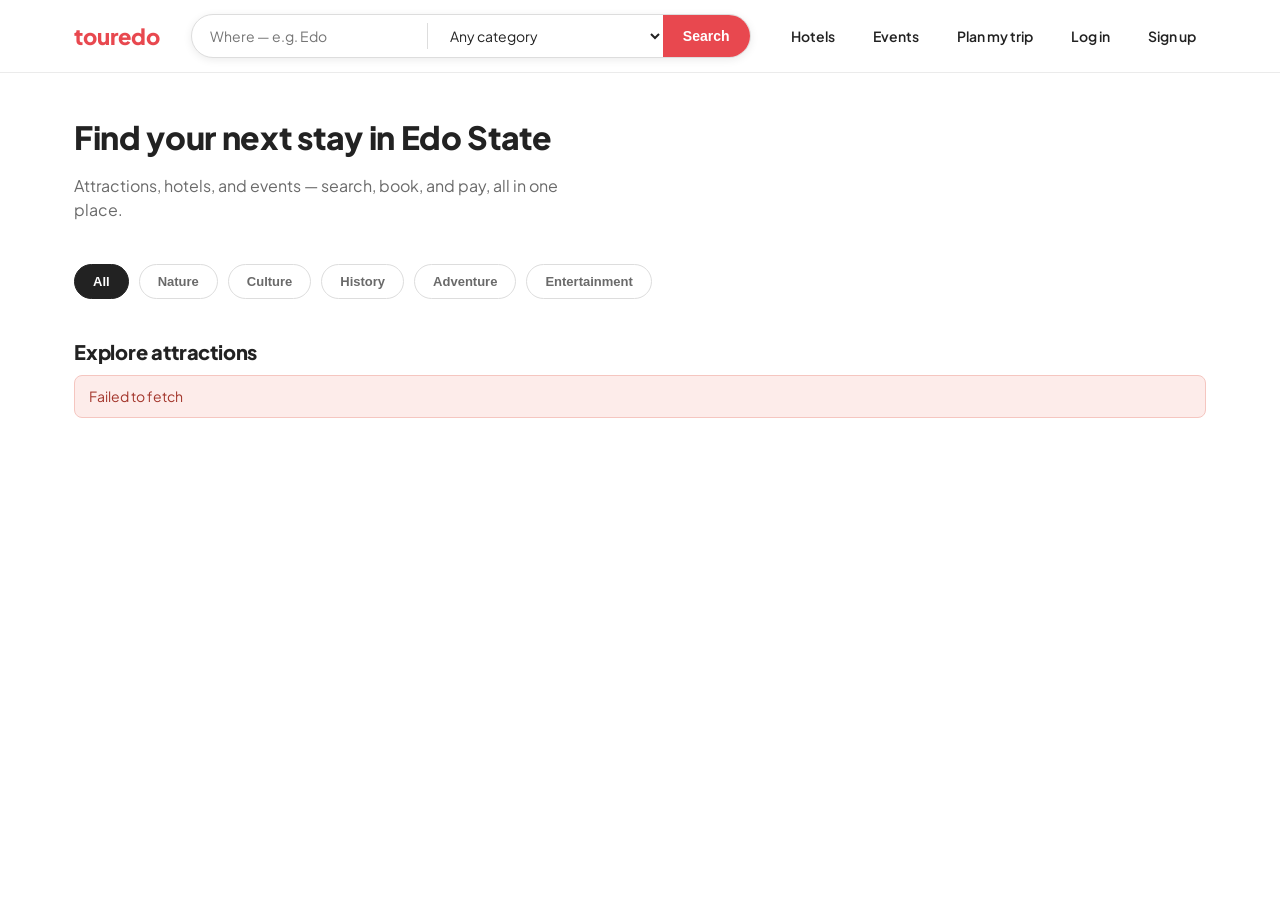
<file: index.html>
<!DOCTYPE html>
<html lang="en">
<head>
  <meta charset="UTF-8" />
  <meta name="viewport" content="width=device-width, initial-scale=1.0" />
  <title>touredo — Discover Edo State</title>
  <link rel="preconnect" href="https://fonts.googleapis.com" />
  <link rel="preconnect" href="https://fonts.gstatic.com" crossorigin />
  <link rel="stylesheet" href="css/style.css" />
</head>
<body>
  <header class="navbar" id="navbar"></header>

  <div class="hero">
    <div class="container">
      <h1>Find your next stay in Edo State</h1>
      <p>Attractions, hotels, and events — search, book, and pay, all in one place.</p>
    </div>
  </div>

  <div class="container">
    <div class="category-pills" id="category-pills">
      <button class="pill active" data-category="">All</button>
      <button class="pill" data-category="nature">Nature</button>
      <button class="pill" data-category="culture">Culture</button>
      <button class="pill" data-category="history">History</button>
      <button class="pill" data-category="adventure">Adventure</button>
      <button class="pill" data-category="entertainment">Entertainment</button>
    </div>
  </div>

  <div class="page">
    <div class="container">
      <h2 style="font-size:20px;">Explore attractions</h2>
      <div id="results"><div class="loading">Loading...</div></div>
    </div>
  </div>

  <script src="js/api.js"></script>
  <script src="js/auth.js"></script>
  <script src="js/home.js"></script>
</body>
</html>
</file>
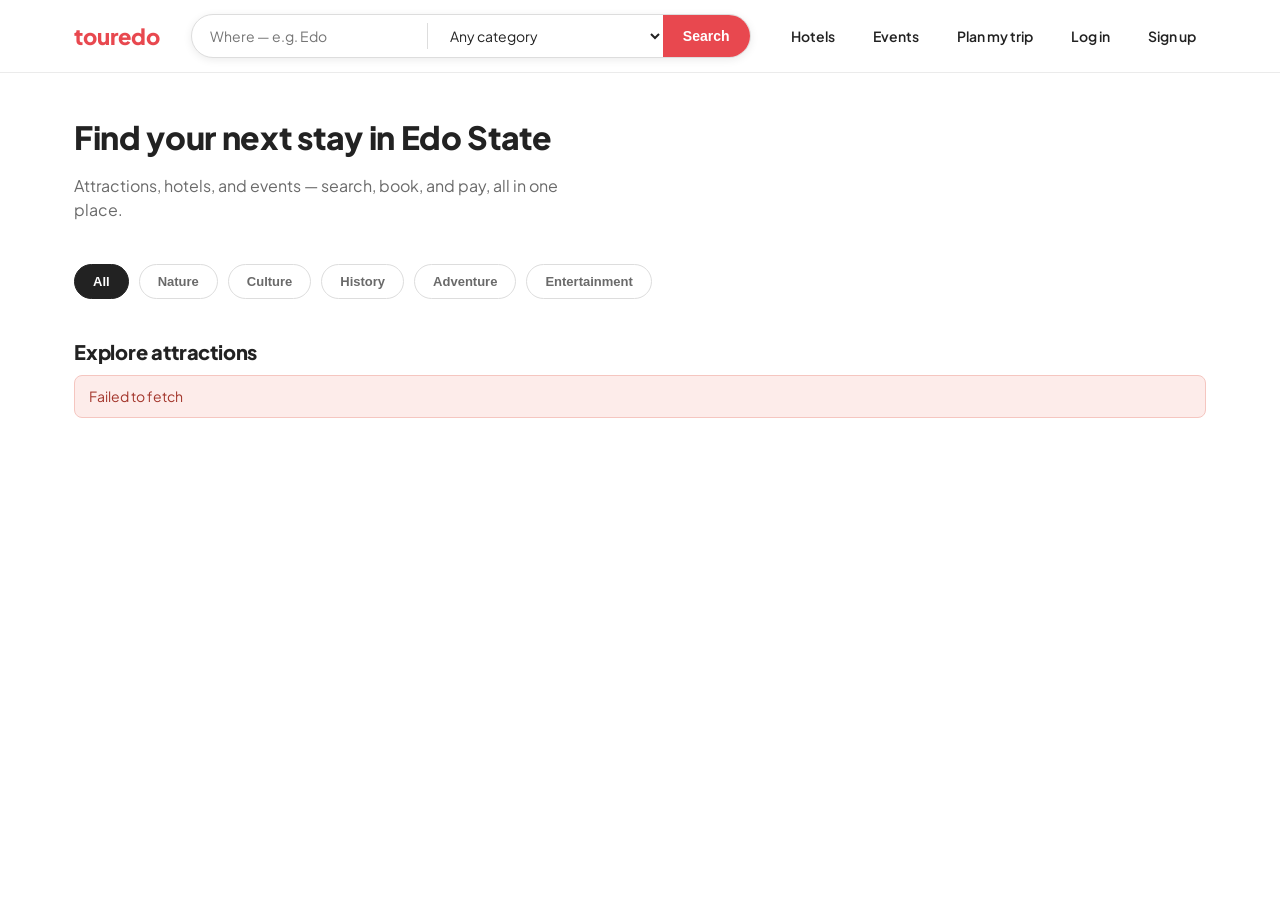
<file: pages/admin.html>
<!DOCTYPE html>
<html lang="en">
<head>
  <meta charset="UTF-8" />
  <meta name="viewport" content="width=device-width, initial-scale=1.0" />
  <title>Admin — touredo</title>
  <link rel="preconnect" href="https://fonts.googleapis.com" />
  <link rel="preconnect" href="https://fonts.gstatic.com" crossorigin />
  <link rel="stylesheet" href="../css/style.css" />
</head>
<body>
  <header class="navbar" id="navbar"></header>
  <div class="page">
    <div class="container">
      <h1 style="font-size:22px;">Admin dashboard</h1>
      <div class="tabs">
        <button class="tab-btn active" data-tab="attractions">Attractions</button>
        <button class="tab-btn" data-tab="hotels">Hotels</button>
        <button class="tab-btn" data-tab="events">Events</button>
        <button class="tab-btn" data-tab="users">Users</button>
      </div>
      <div id="tab-attractions"></div>
      <div id="tab-hotels" style="display:none;"></div>
      <div id="tab-events" style="display:none;"></div>
      <div id="tab-users" style="display:none;"></div>
    </div>
  </div>
  <div id="modal-root"></div>
  <script src="../js/api.js"></script>
  <script src="../js/auth.js"></script>
  <script src="../js/admin.js"></script>
</body>
</html>
</file>
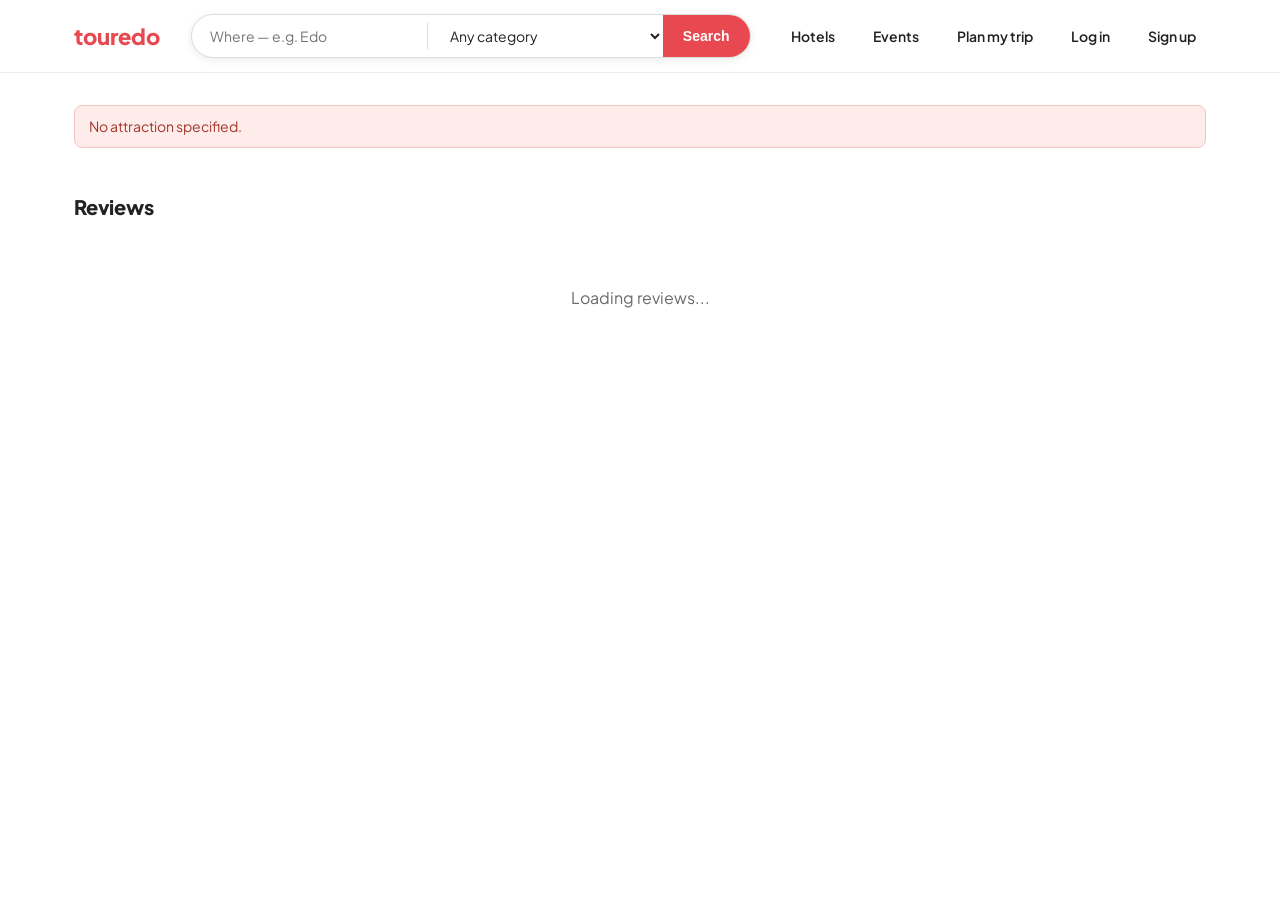
<file: pages/attraction-detail.html>
<!DOCTYPE html>
<html lang="en">
<head>
  <meta charset="UTF-8" />
  <meta name="viewport" content="width=device-width, initial-scale=1.0" />
  <title>Attraction — touredo</title>
  <link rel="preconnect" href="https://fonts.googleapis.com" />
  <link rel="preconnect" href="https://fonts.gstatic.com" crossorigin />
  <link rel="stylesheet" href="../css/style.css" />
</head>
<body>
  <header class="navbar" id="navbar"></header>
  <div class="page">
    <div class="container">
      <div id="content"><div class="loading">Loading...</div></div>

      <div class="section-title">
        <h2 style="font-size:20px;">Reviews</h2>
        <div id="review-form-wrap"></div>
        <div id="reviews-list"><div class="loading">Loading reviews...</div></div>
      </div>
    </div>
  </div>
  <script src="../js/api.js"></script>
  <script src="../js/auth.js"></script>
  <script src="../js/attraction-detail.js"></script>
</body>
</html>
</file>
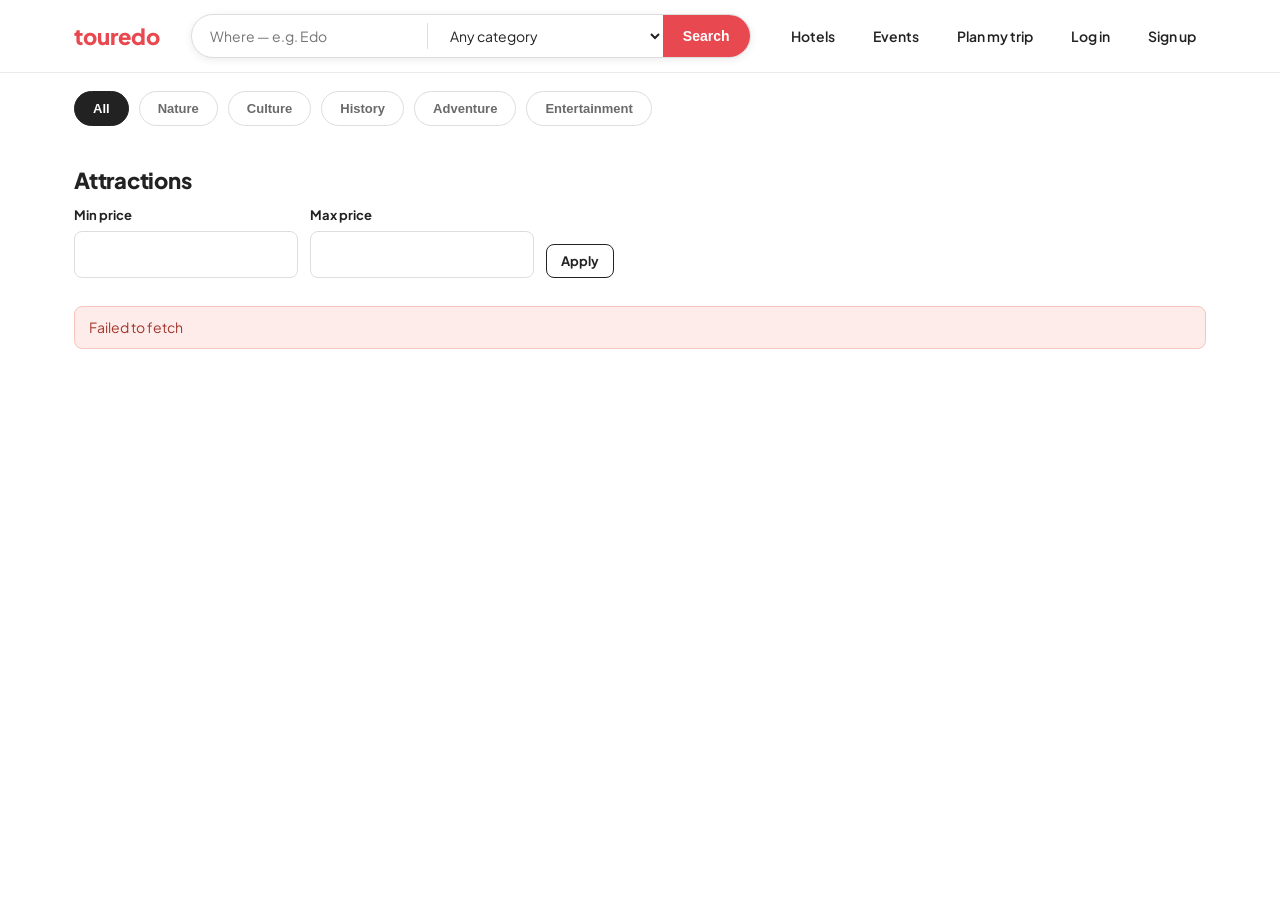
<file: pages/attractions.html>
<!DOCTYPE html>
<html lang="en">
<head>
  <meta charset="UTF-8" />
  <meta name="viewport" content="width=device-width, initial-scale=1.0" />
  <title>Attractions — touredo</title>
  <link rel="preconnect" href="https://fonts.googleapis.com" />
  <link rel="preconnect" href="https://fonts.gstatic.com" crossorigin />
  <link rel="stylesheet" href="../css/style.css" />
</head>
<body>
  <header class="navbar" id="navbar"></header>
  <div class="container">
    <div class="category-pills" id="category-pills">
      <button class="pill active" data-category="">All</button>
      <button class="pill" data-category="nature">Nature</button>
      <button class="pill" data-category="culture">Culture</button>
      <button class="pill" data-category="history">History</button>
      <button class="pill" data-category="adventure">Adventure</button>
      <button class="pill" data-category="entertainment">Entertainment</button>
    </div>
  </div>
  <div class="page">
    <div class="container">
      <h1 style="font-size:22px;">Attractions</h1>
      <div class="filters">
        <div class="field">
          <label for="f-min">Min price</label>
          <input id="f-min" type="number" min="0" />
        </div>
        <div class="field">
          <label for="f-max">Max price</label>
          <input id="f-max" type="number" min="0" />
        </div>
        <button class="btn btn-secondary btn-sm" id="filter-btn">Apply</button>
      </div>
      <div id="results"><div class="loading">Loading...</div></div>
    </div>
  </div>
  <script src="../js/api.js"></script>
  <script src="../js/auth.js"></script>
  <script src="../js/attractions.js"></script>
</body>
</html>
</file>
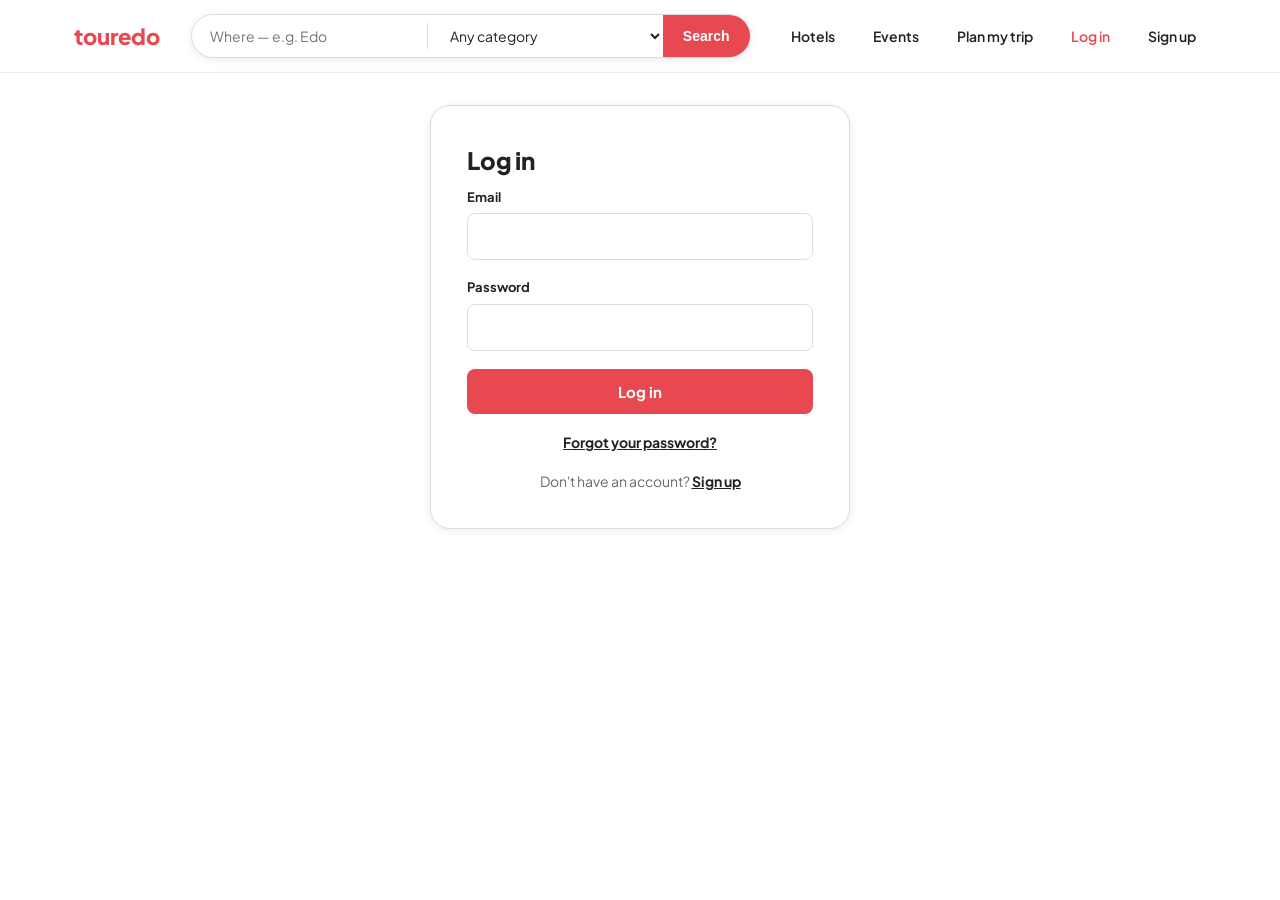
<file: pages/dashboard.html>
<!DOCTYPE html>
<html lang="en">
<head>
  <meta charset="UTF-8" />
  <meta name="viewport" content="width=device-width, initial-scale=1.0" />
  <title>My dashboard — touredo</title>
  <link rel="preconnect" href="https://fonts.googleapis.com" />
  <link rel="preconnect" href="https://fonts.gstatic.com" crossorigin />
  <link rel="stylesheet" href="../css/style.css" />
</head>
<body>
  <header class="navbar" id="navbar"></header>
  <div class="page">
    <div class="container">
      <h1 style="font-size:22px;">My dashboard</h1>
      <div class="tabs">
        <button class="tab-btn active" data-tab="bookings">Bookings</button>
        <button class="tab-btn" data-tab="reviews">Reviews</button>
      </div>
      <div id="tab-bookings"><div class="loading">Loading...</div></div>
      <div id="tab-reviews" style="display:none;"><div class="loading">Loading...</div></div>
    </div>
  </div>
  <script src="../js/api.js"></script>
  <script src="../js/auth.js"></script>
  <script src="../js/dashboard.js"></script>
</body>
</html>
</file>
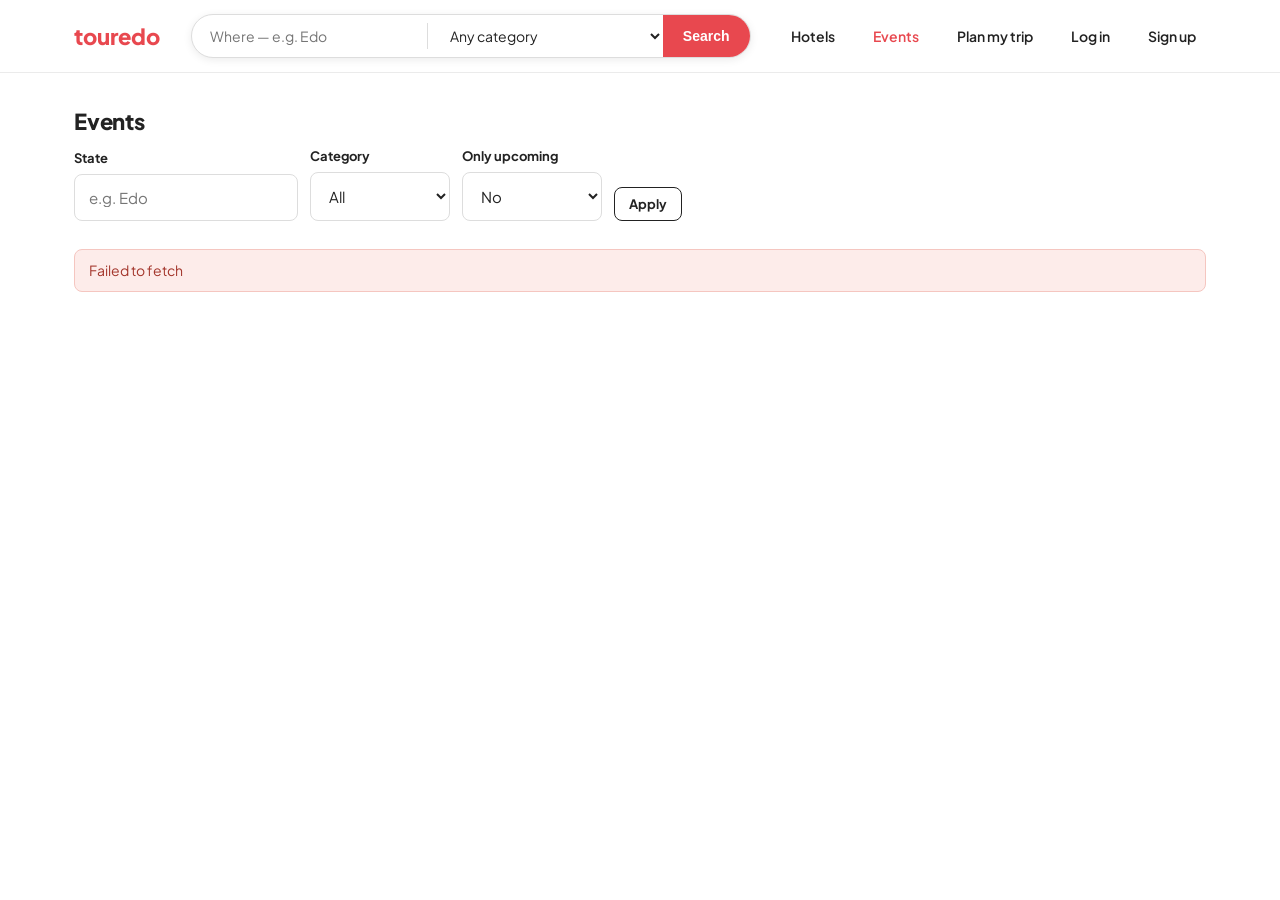
<file: pages/events.html>
<!DOCTYPE html>
<html lang="en">
<head>
  <meta charset="UTF-8" />
  <meta name="viewport" content="width=device-width, initial-scale=1.0" />
  <title>Events — touredo</title>
  <link rel="preconnect" href="https://fonts.googleapis.com" />
  <link rel="preconnect" href="https://fonts.gstatic.com" crossorigin />
  <link rel="stylesheet" href="../css/style.css" />
</head>
<body>
  <header class="navbar" id="navbar"></header>
  <div class="page">
    <div class="container">
      <h1 style="font-size:22px;">Events</h1>
      <div class="filters">
        <div class="field"><label for="f-state">State</label><input id="f-state" type="text" placeholder="e.g. Edo" /></div>
        <div class="field">
          <label for="f-category">Category</label>
          <select id="f-category">
            <option value="">All</option>
            <option value="festival">Festival</option>
            <option value="cultural">Cultural</option>
            <option value="concert">Concert</option>
            <option value="sports">Sports</option>
            <option value="other">Other</option>
          </select>
        </div>
        <div class="field">
          <label for="f-upcoming">Only upcoming</label>
          <select id="f-upcoming">
            <option value="">No</option>
            <option value="true">Yes</option>
          </select>
        </div>
        <button class="btn btn-secondary btn-sm" id="filter-btn">Apply</button>
      </div>
      <div id="results"><div class="loading">Loading...</div></div>
    </div>
  </div>
  <script src="../js/api.js"></script>
  <script src="../js/auth.js"></script>
  <script src="../js/events.js"></script>
</body>
</html>
</file>
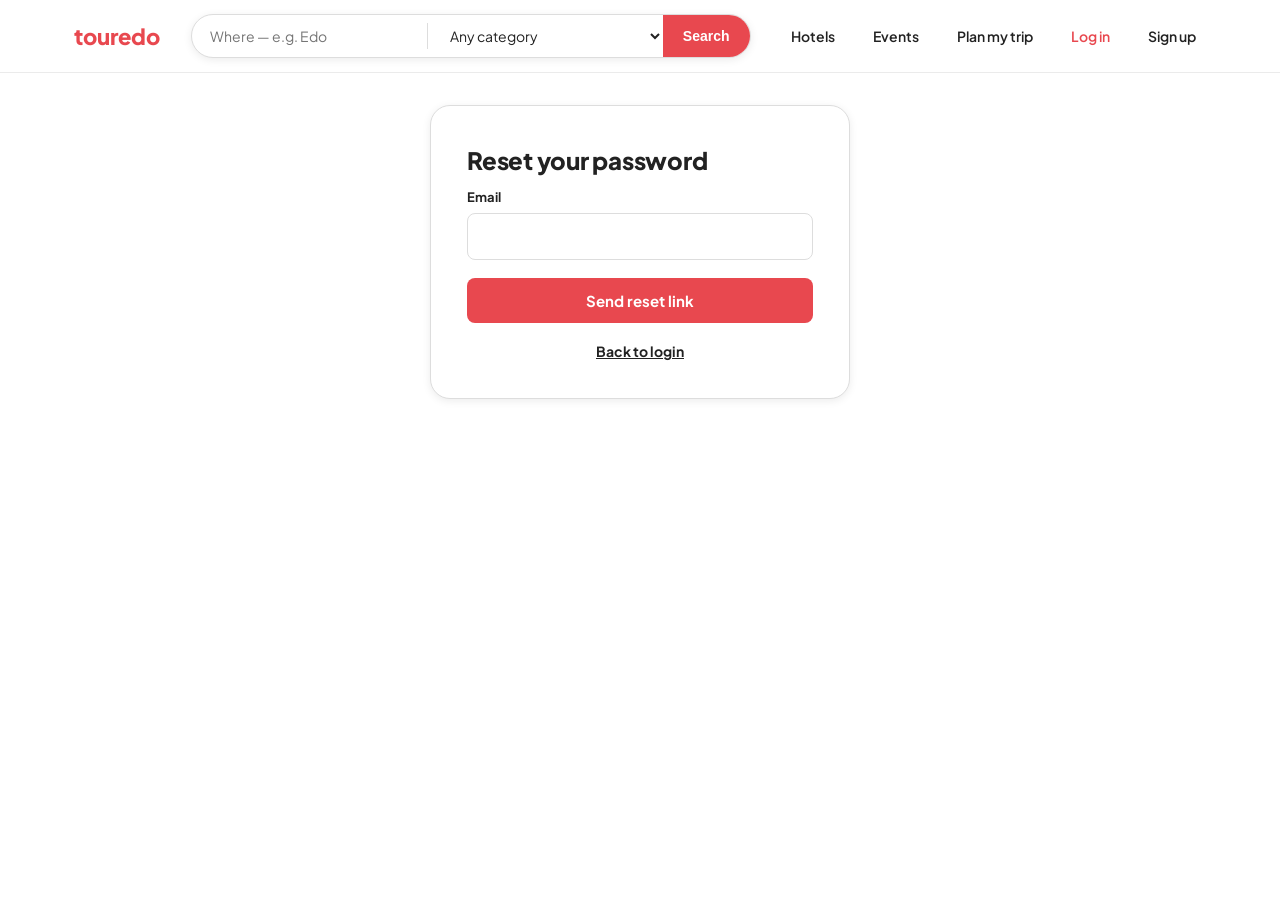
<file: pages/forgot-password.html>
<!DOCTYPE html>
<html lang="en">
<head>
  <meta charset="UTF-8" />
  <meta name="viewport" content="width=device-width, initial-scale=1.0" />
  <title>Forgot password — touredo</title>
  <link rel="preconnect" href="https://fonts.googleapis.com" />
  <link rel="preconnect" href="https://fonts.gstatic.com" crossorigin />
  <link rel="stylesheet" href="../css/style.css" />
</head>
<body>
  <header class="navbar" id="navbar"></header>
  <div class="page">
    <div class="container">
      <div class="form-card">
        <h1 style="font-size:24px;">Reset your password</h1>
        <div id="error-box"></div>
        <div id="result-box">
          <form id="forgot-form">
            <div class="field">
              <label for="email">Email</label>
              <input id="email" name="email" type="email" required />
            </div>
            <button type="submit" class="btn btn-primary btn-block" id="submit-btn">Send reset link</button>
          </form>
        </div>
        <div class="form-footer"><a href="./login.html">Back to login</a></div>
      </div>
    </div>
  </div>
  <script src="../js/api.js"></script>
  <script src="../js/auth.js"></script>
  <script src="../js/forgot-password.js"></script>
</body>
</html>
</file>
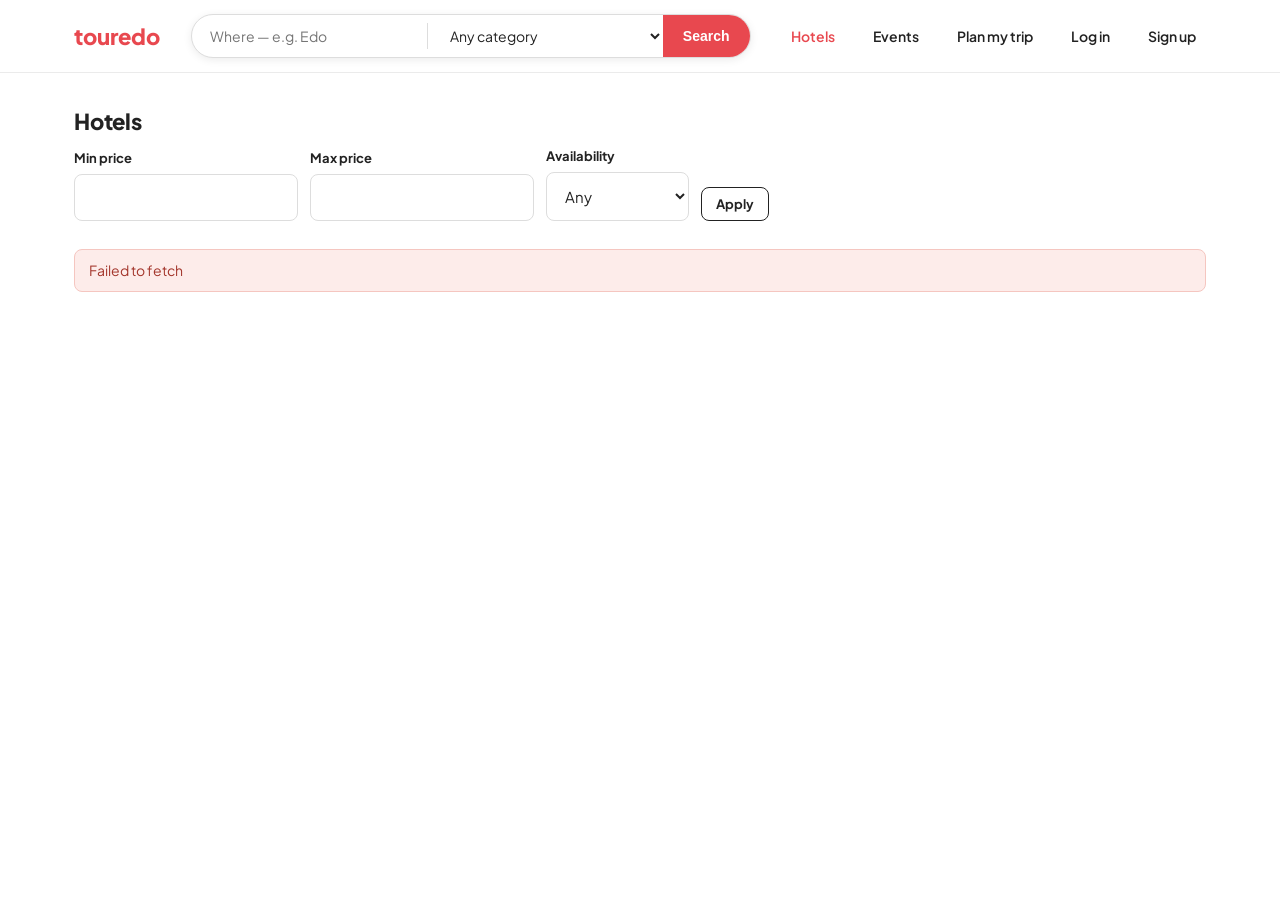
<file: pages/hotels.html>
<!DOCTYPE html>
<html lang="en">
<head>
  <meta charset="UTF-8" />
  <meta name="viewport" content="width=device-width, initial-scale=1.0" />
  <title>Hotels — touredo</title>
  <link rel="preconnect" href="https://fonts.googleapis.com" />
  <link rel="preconnect" href="https://fonts.gstatic.com" crossorigin />
  <link rel="stylesheet" href="../css/style.css" />
</head>
<body>
  <header class="navbar" id="navbar"></header>
  <div class="page">
    <div class="container">
      <h1 style="font-size:22px;">Hotels</h1>
      <div class="filters">
        <div class="field"><label for="f-min">Min price</label><input id="f-min" type="number" min="0" /></div>
        <div class="field"><label for="f-max">Max price</label><input id="f-max" type="number" min="0" /></div>
        <div class="field">
          <label for="f-availability">Availability</label>
          <select id="f-availability">
            <option value="">Any</option>
            <option value="true">Available</option>
            <option value="false">Not available</option>
          </select>
        </div>
        <button class="btn btn-secondary btn-sm" id="filter-btn">Apply</button>
      </div>
      <div id="results"><div class="loading">Loading...</div></div>
    </div>
  </div>
  <script src="../js/api.js"></script>
  <script src="../js/auth.js"></script>
  <script src="../js/hotels.js"></script>
</body>
</html>
</file>
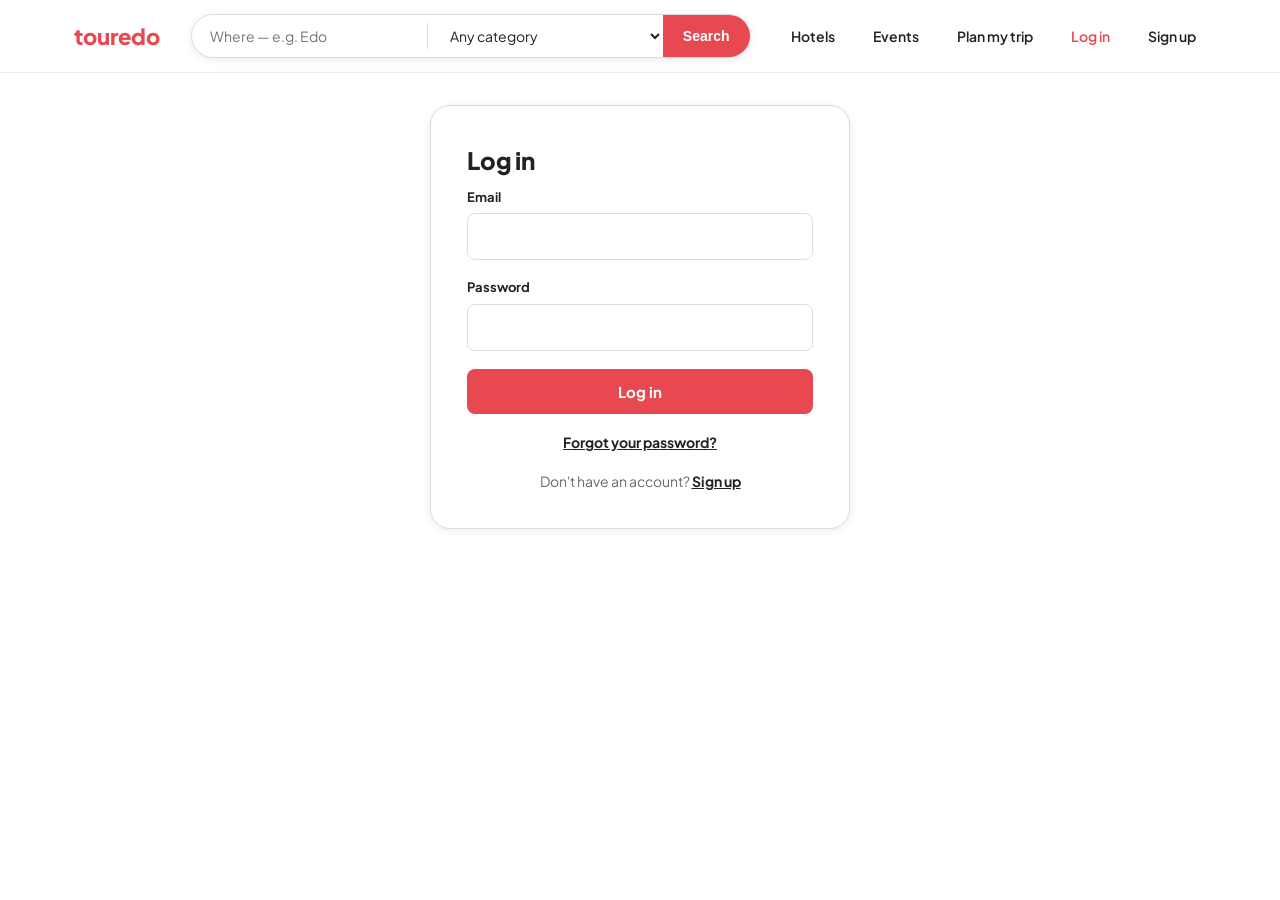
<file: pages/login.html>
<!DOCTYPE html>
<html lang="en">
<head>
  <meta charset="UTF-8" />
  <meta name="viewport" content="width=device-width, initial-scale=1.0" />
  <title>Log in — touredo</title>
  <link rel="preconnect" href="https://fonts.googleapis.com" />
  <link rel="preconnect" href="https://fonts.gstatic.com" crossorigin />
  <link rel="stylesheet" href="../css/style.css" />
</head>
<body>
  <header class="navbar" id="navbar"></header>
  <div class="page">
    <div class="container">
      <div class="form-card">
        <h1 style="font-size:24px;">Log in</h1>
        <div id="error-box"></div>
        <form id="login-form">
          <div class="field">
            <label for="email">Email</label>
            <input id="email" name="email" type="email" required />
          </div>
          <div class="field">
            <label for="password">Password</label>
            <input id="password" name="password" type="password" required />
          </div>
          <button type="submit" class="btn btn-primary btn-block" id="submit-btn">Log in</button>
        </form>
        <div class="form-footer"><a href="./forgot-password.html">Forgot your password?</a></div>
        <div class="form-footer">Don't have an account? <a href="./signup.html">Sign up</a></div>
      </div>
    </div>
  </div>
  <script src="../js/api.js"></script>
  <script src="../js/auth.js"></script>
  <script src="../js/login.js"></script>
</body>
</html>
</file>
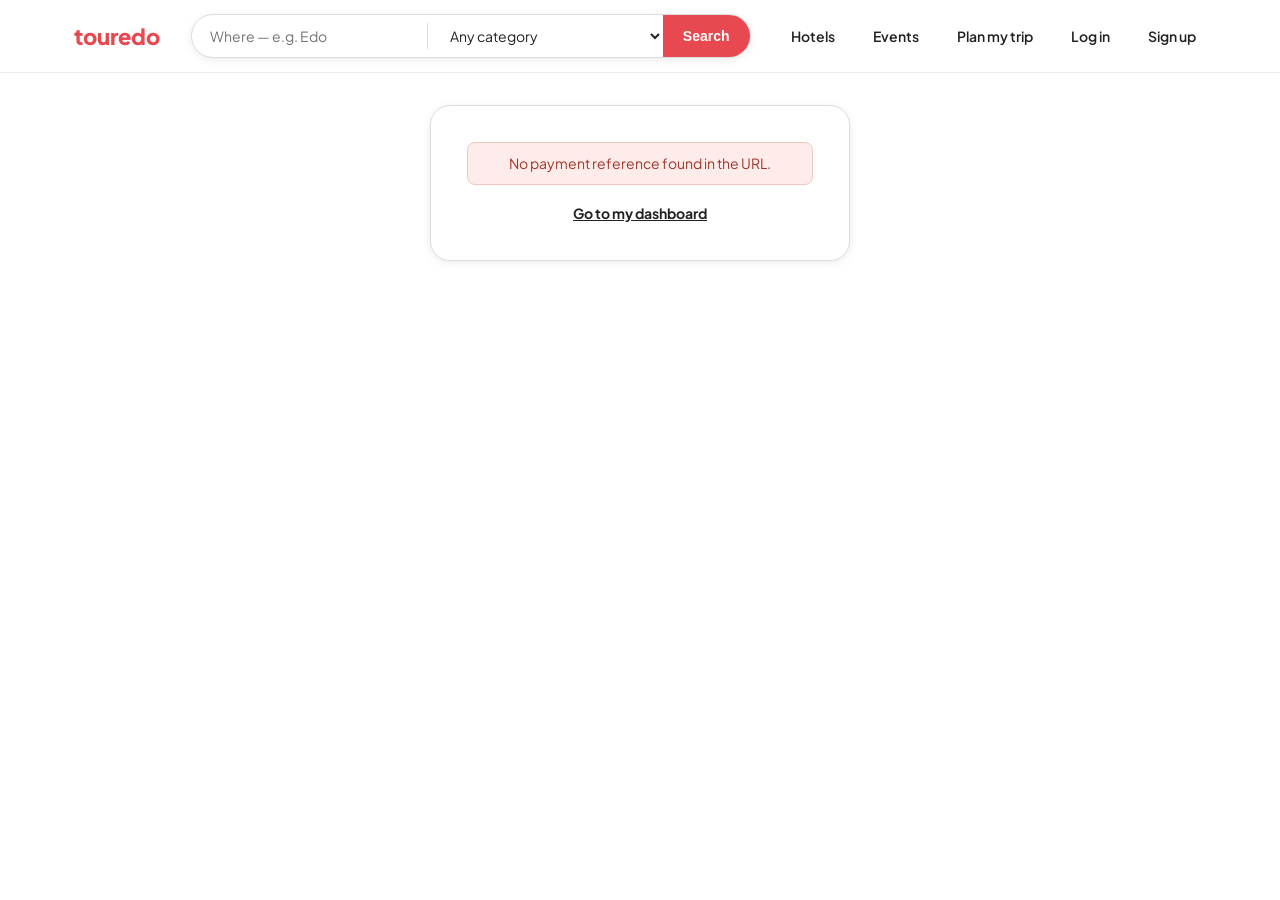
<file: pages/payment-callback.html>
<!DOCTYPE html>
<html lang="en">
<head>
  <meta charset="UTF-8" />
  <meta name="viewport" content="width=device-width, initial-scale=1.0" />
  <title>Payment result — touredo</title>
  <link rel="preconnect" href="https://fonts.googleapis.com" />
  <link rel="preconnect" href="https://fonts.gstatic.com" crossorigin />
  <link rel="stylesheet" href="../css/style.css" />
</head>
<body>
  <header class="navbar" id="navbar"></header>
  <div class="page">
    <div class="container">
      <div class="form-card" style="text-align:center;">
        <div id="content"><div class="loading">Confirming your payment...</div></div>
        <div class="form-footer"><a href="./dashboard.html">Go to my dashboard</a></div>
      </div>
    </div>
  </div>
  <script src="../js/api.js"></script>
  <script src="../js/auth.js"></script>
  <script src="../js/payment-callback.js"></script>
</body>
</html>
</file>
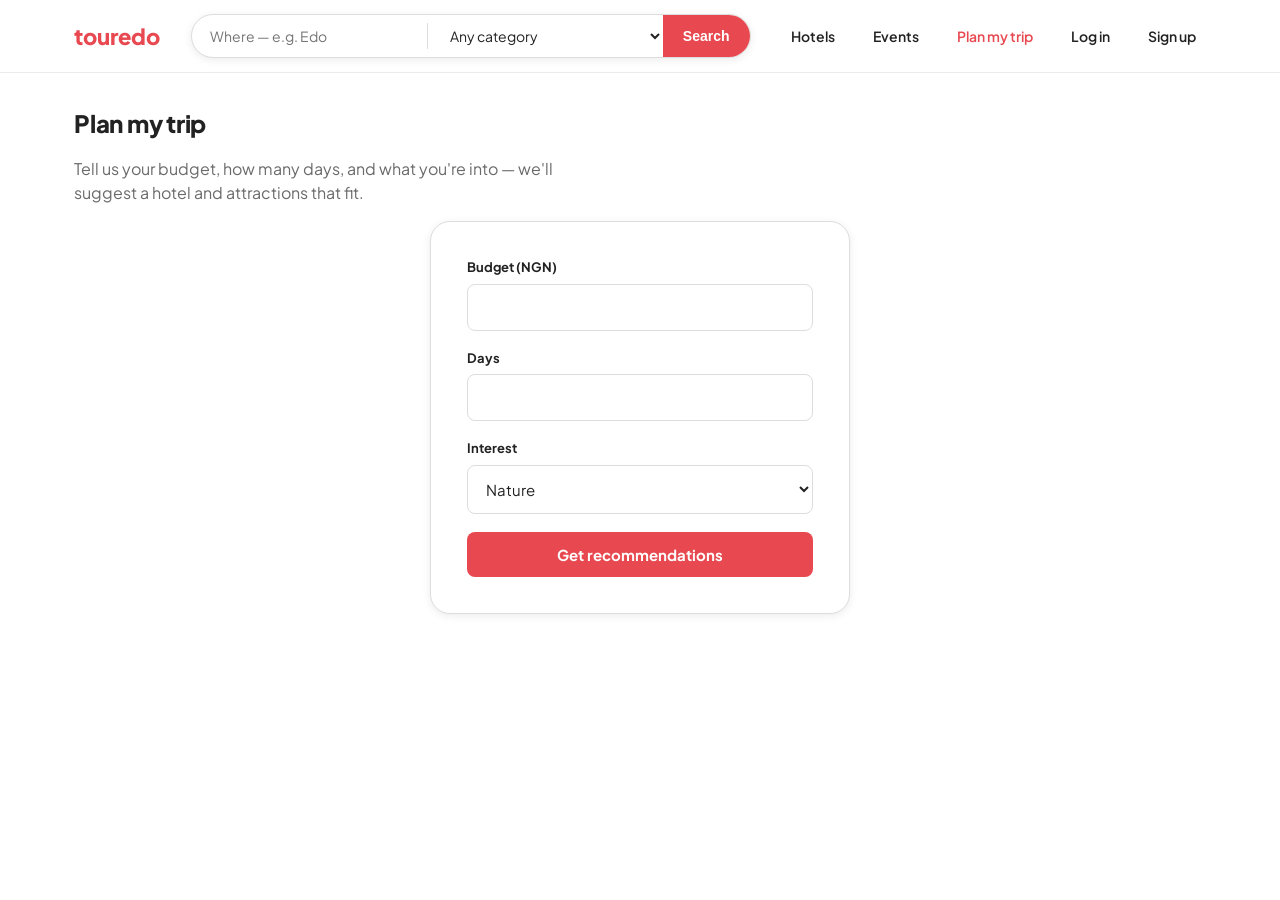
<file: pages/recommend.html>
<!DOCTYPE html>
<html lang="en">
<head>
  <meta charset="UTF-8" />
  <meta name="viewport" content="width=device-width, initial-scale=1.0" />
  <title>Plan my trip — touredo</title>
  <link rel="preconnect" href="https://fonts.googleapis.com" />
  <link rel="preconnect" href="https://fonts.gstatic.com" crossorigin />
  <link rel="stylesheet" href="../css/style.css" />
</head>
<body>
  <header class="navbar" id="navbar"></header>
  <div class="page">
    <div class="container">
      <h1 style="font-size:24px;">Plan my trip</h1>
      <p style="color:var(--ink-soft); max-width:520px;">Tell us your budget, how many days, and what you're into — we'll suggest a hotel and attractions that fit.</p>
      <div class="form-card">
        <div id="error-box"></div>
        <form id="recommend-form">
          <div class="field"><label for="budget">Budget (NGN)</label><input id="budget" type="number" min="0" required /></div>
          <div class="field"><label for="days">Days</label><input id="days" type="number" min="1" required /></div>
          <div class="field">
            <label for="interest">Interest</label>
            <select id="interest">
              <option value="nature">Nature</option>
              <option value="culture">Culture</option>
              <option value="history">History</option>
              <option value="adventure">Adventure</option>
              <option value="entertainment">Entertainment</option>
            </select>
          </div>
          <button type="submit" class="btn btn-primary btn-block">Get recommendations</button>
        </form>
      </div>
      <div id="result"></div>
    </div>
  </div>
  <script src="../js/api.js"></script>
  <script src="../js/auth.js"></script>
  <script src="../js/recommend.js"></script>
</body>
</html>
</file>
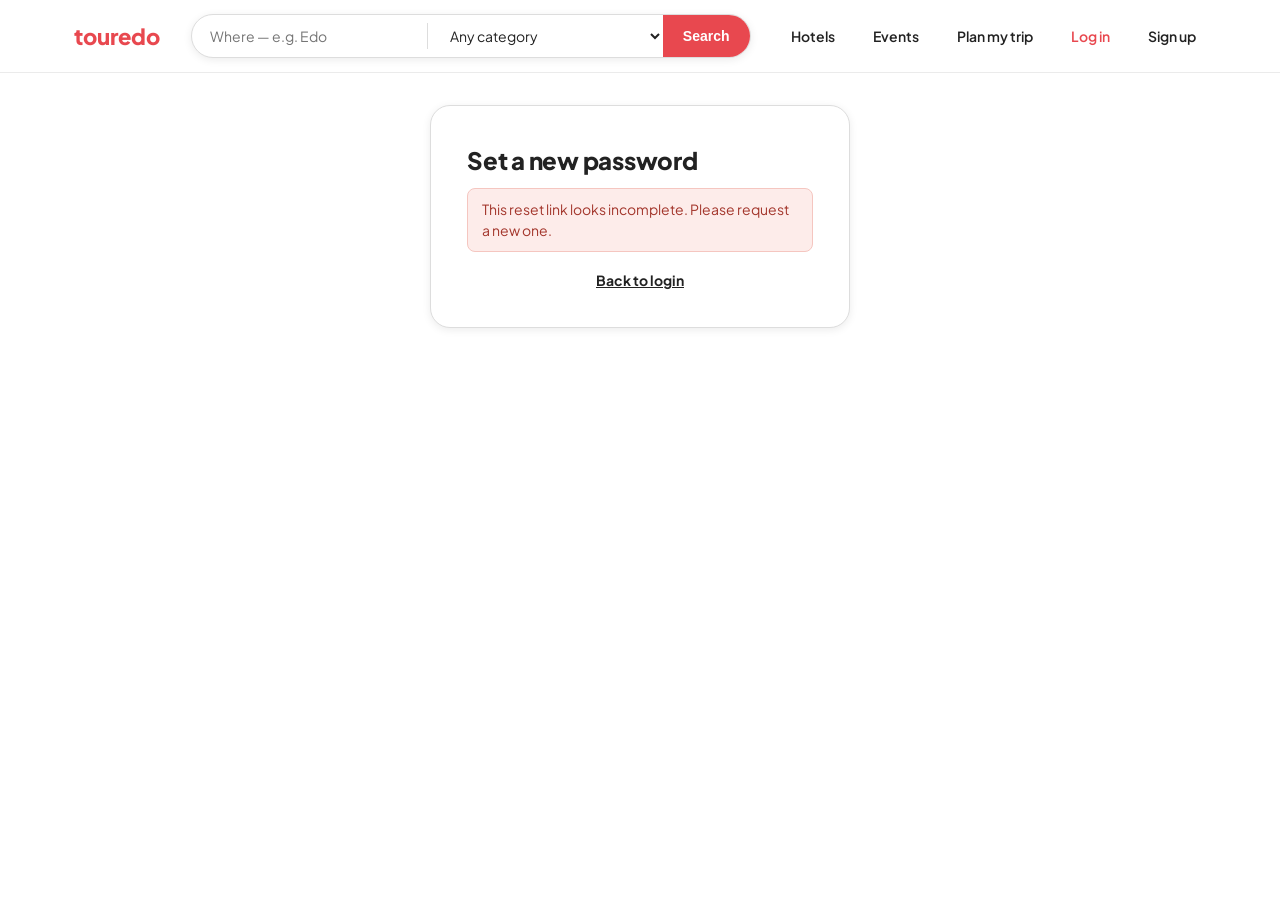
<file: pages/reset-password.html>
<!DOCTYPE html>
<html lang="en">
<head>
  <meta charset="UTF-8" />
  <meta name="viewport" content="width=device-width, initial-scale=1.0" />
  <title>Reset password — touredo</title>
  <link rel="preconnect" href="https://fonts.googleapis.com" />
  <link rel="preconnect" href="https://fonts.gstatic.com" crossorigin />
  <link rel="stylesheet" href="../css/style.css" />
</head>
<body>
  <header class="navbar" id="navbar"></header>
  <div class="page">
    <div class="container">
      <div class="form-card">
        <h1 style="font-size:24px;">Set a new password</h1>
        <div id="error-box"></div>
        <div id="result-box">
          <form id="reset-form">
            <div class="field">
              <label for="newPassword">New password</label>
              <input id="newPassword" name="newPassword" type="password" required minlength="6" />
            </div>
            <button type="submit" class="btn btn-primary btn-block" id="submit-btn">Reset password</button>
          </form>
        </div>
        <div class="form-footer"><a href="./login.html">Back to login</a></div>
      </div>
    </div>
  </div>
  <script src="../js/api.js"></script>
  <script src="../js/auth.js"></script>
  <script src="../js/reset-password.js"></script>
</body>
</html>
</file>
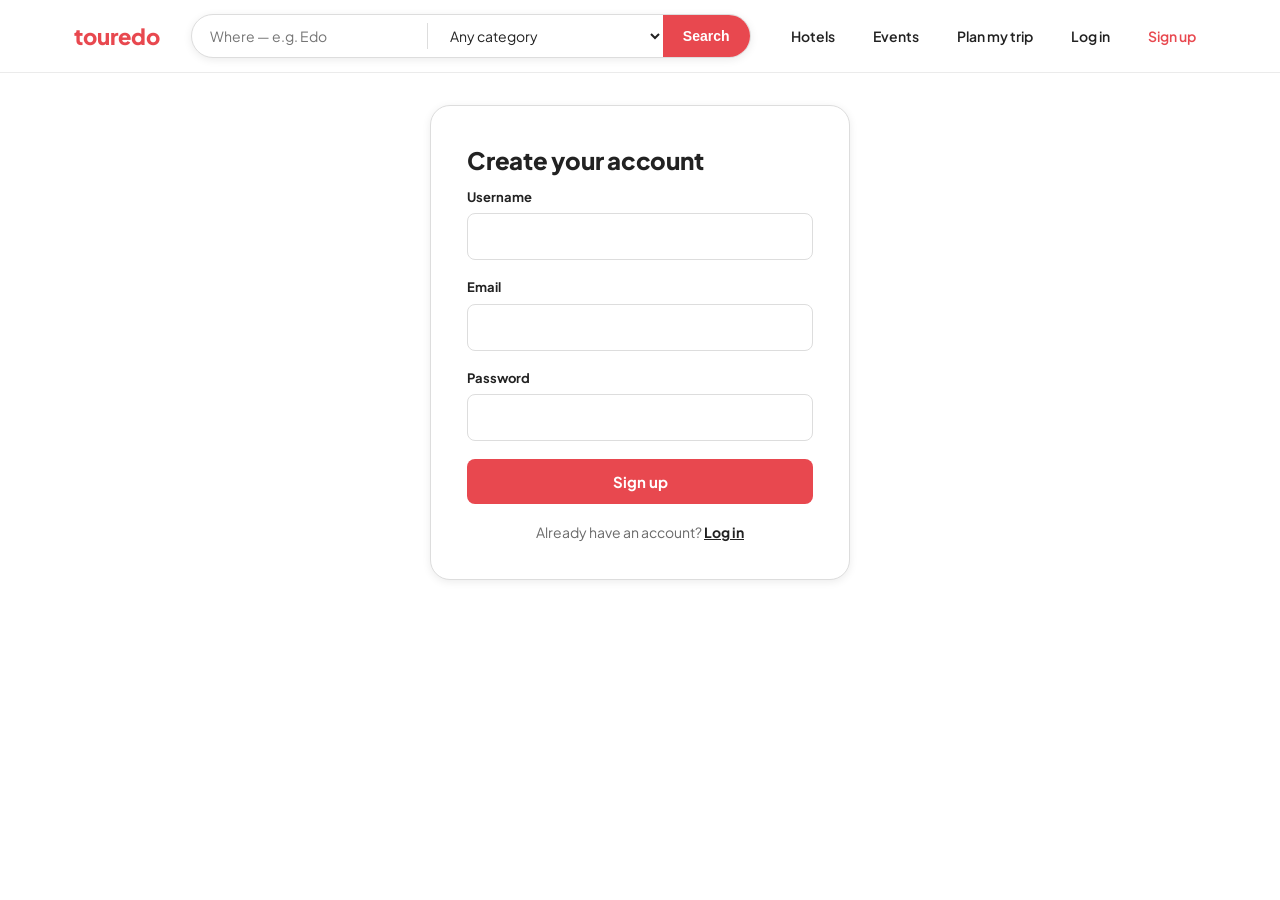
<file: pages/signup.html>
<!DOCTYPE html>
<html lang="en">
<head>
  <meta charset="UTF-8" />
  <meta name="viewport" content="width=device-width, initial-scale=1.0" />
  <title>Sign up — touredo</title>
  <link rel="preconnect" href="https://fonts.googleapis.com" />
  <link rel="preconnect" href="https://fonts.gstatic.com" crossorigin />
  <link rel="stylesheet" href="../css/style.css" />
</head>
<body>
  <header class="navbar" id="navbar"></header>
  <div class="page">
    <div class="container">
      <div class="form-card">
        <h1 style="font-size:24px;">Create your account</h1>
        <div id="error-box"></div>
        <div id="success-box"></div>
        <form id="signup-form">
          <div class="field">
            <label for="username">Username</label>
            <input id="username" name="username" type="text" required />
          </div>
          <div class="field">
            <label for="email">Email</label>
            <input id="email" name="email" type="email" required />
          </div>
          <div class="field">
            <label for="password">Password</label>
            <input id="password" name="password" type="password" required minlength="6" />
          </div>
          <button type="submit" class="btn btn-primary btn-block" id="submit-btn">Sign up</button>
        </form>
        <div class="form-footer">Already have an account? <a href="./login.html">Log in</a></div>
      </div>
    </div>
  </div>
  <script src="../js/api.js"></script>
  <script src="../js/auth.js"></script>
  <script src="../js/signup.js"></script>
</body>
</html>
</file>
<file: css/style.css>
@import url('https://fonts.googleapis.com/css2?family=Plus+Jakarta+Sans:wght@400;500;600;700;800&display=swap');

:root {
  --brand: #e8484f;
  --brand-dark: #c23b41;
  --ink: #222222;
  --ink-soft: #6a6a6a;
  --line: #dddddd;
  --line-soft: #ebebeb;
  --bg: #ffffff;
  --bg-soft: #f7f7f7;
  --error: #a3352b;
  --success: #2d7a3d;
  --radius-sm: 8px;
  --radius: 14px;
  --radius-lg: 20px;
  --shadow: 0 2px 8px rgba(0, 0, 0, 0.08);
  --shadow-hover: 0 8px 24px rgba(0, 0, 0, 0.14);
}

* { box-sizing: border-box; }

html { -webkit-text-size-adjust: 100%; }

body {
  margin: 0;
  background: var(--bg);
  color: var(--ink);
  font-family: "Plus Jakarta Sans", -apple-system, BlinkMacSystemFont, sans-serif;
  line-height: 1.5;
  -webkit-font-smoothing: antialiased;
}

h1, h2, h3 {
  font-family: "Plus Jakarta Sans", sans-serif;
  font-weight: 800;
  letter-spacing: -0.01em;
  margin: 0 0 0.4em;
}

a { color: inherit; text-decoration: none; }

.container { max-width: 1180px; margin: 0 auto; padding: 0 24px; }
.page { padding: 32px 0 64px; }

img { max-width: 100%; display: block; }

/* ---------- Buttons ---------- */

.btn {
  display: inline-flex; align-items: center; justify-content: center; gap: 8px;
  padding: 12px 22px; border-radius: var(--radius-sm); border: 1px solid transparent;
  font-family: inherit; font-size: 15px; font-weight: 700; cursor: pointer;
  transition: background-color .15s ease, border-color .15s ease, transform .05s ease;
}
.btn:active { transform: scale(0.98); }
.btn-primary { background: var(--brand); color: #fff; }
.btn-primary:hover { background: var(--brand-dark); }
.btn-primary:disabled { background: var(--line); color: var(--ink-soft); cursor: not-allowed; }
.btn-secondary { background: #fff; color: var(--ink); border-color: var(--ink); }
.btn-secondary:hover { background: var(--bg-soft); }
.btn-danger { background: var(--error); color: #fff; }
.btn-sm { padding: 8px 14px; font-size: 13px; border-radius: var(--radius-sm); }
.btn-block { width: 100%; }

/* ---------- Forms ---------- */

.field { margin-bottom: 18px; }
.field label { display: block; font-size: 13px; font-weight: 700; color: var(--ink); margin-bottom: 6px; }
.field input, .field select, .field textarea {
  width: 100%; padding: 13px 14px; border: 1px solid var(--line); border-radius: var(--radius-sm);
  background: #fff; font-size: 15px; color: var(--ink); font-family: inherit;
}
.field input:focus, .field select:focus, .field textarea:focus {
  outline: 2px solid var(--ink); outline-offset: 1px;
}
.field-row { display: flex; gap: 16px; }
.field-row .field { flex: 1; }

.form-card { max-width: 420px; margin: 0 auto; background: #fff; border: 1px solid var(--line); border-radius: var(--radius-lg); padding: 36px; box-shadow: var(--shadow); }
.form-error { background: #fdecea; color: var(--error); border: 1px solid #f5c6c0; border-radius: var(--radius-sm); padding: 10px 14px; font-size: 14px; margin-bottom: 18px; }
.form-success { background: #e8f5ea; color: var(--success); border: 1px solid #c3e6c9; border-radius: var(--radius-sm); padding: 10px 14px; font-size: 14px; margin-bottom: 18px; }
.form-footer { margin-top: 18px; font-size: 14px; color: var(--ink-soft); text-align: center; }
.form-footer a { font-weight: 700; color: var(--ink); text-decoration: underline; }

/* ---------- Navbar + search pill ---------- */

.navbar { position: sticky; top: 0; z-index: 50; background: #fff; border-bottom: 1px solid var(--line-soft); }
.navbar-inner {
  display: flex; align-items: center; justify-content: space-between;
  padding: 14px 24px; max-width: 1180px; margin: 0 auto; gap: 16px; flex-wrap: wrap;
}
.navbar-logo { font-size: 22px; font-weight: 800; color: var(--brand); flex-shrink: 0; }

.search-pill {
  display: flex; align-items: stretch; background: #fff; border: 1px solid var(--line);
  border-radius: 100px; box-shadow: var(--shadow); overflow: hidden; flex: 1; min-width: 260px; max-width: 560px;
}
.search-pill input, .search-pill select {
  border: none; background: none; padding: 11px 18px; font-size: 14px; font-family: inherit;
  color: var(--ink); min-width: 0; flex: 1;
}
.search-pill input:focus, .search-pill select:focus { outline: none; }
.search-pill .divider { width: 1px; background: var(--line); margin: 8px 0; }
.search-pill button {
  border: none; background: var(--brand); color: #fff; padding: 0 20px; cursor: pointer;
  font-weight: 700; font-size: 14px; display: flex; align-items: center; gap: 6px;
}
.search-pill button:hover { background: var(--brand-dark); }

.navbar-links { display: flex; align-items: center; gap: 18px; font-size: 14px; font-weight: 600; flex-shrink: 0; }
.navbar-links a, .navbar-links button {
  color: var(--ink); background: none; border: none; font-size: 14px; font-weight: 600;
  cursor: pointer; font-family: inherit; padding: 8px 10px; border-radius: 100px;
}
.navbar-links a:hover, .navbar-links button:hover { background: var(--bg-soft); }
.navbar-links a.active { color: var(--brand); }

/* ---------- Category pills ---------- */

.category-pills {
  display: flex; gap: 10px; overflow-x: auto; padding: 18px 0 6px;
  -webkit-overflow-scrolling: touch; scrollbar-width: none;
}
.category-pills::-webkit-scrollbar { display: none; }
.pill {
  flex-shrink: 0; padding: 9px 18px; border-radius: 100px; border: 1px solid var(--line);
  background: #fff; font-size: 13px; font-weight: 700; color: var(--ink-soft); cursor: pointer;
  white-space: nowrap; transition: all .12s ease;
}
.pill:hover { border-color: var(--ink); color: var(--ink); }
.pill.active { background: var(--ink); border-color: var(--ink); color: #fff; }

/* ---------- Hero ---------- */

.hero { padding: 40px 0 8px; }
.hero h1 { font-size: 32px; max-width: 640px; }
.hero p { max-width: 520px; color: var(--ink-soft); font-size: 16px; margin-top: 0; }

/* ---------- Filters (non-pill, for sub-pages) ---------- */

.filters { display: flex; gap: 12px; flex-wrap: wrap; margin-bottom: 28px; align-items: flex-end; }
.filters .field { margin-bottom: 0; min-width: 140px; }

/* ---------- Card grid ---------- */

.grid { display: grid; grid-template-columns: repeat(4, 1fr); gap: 28px 20px; }

.card {
  background: transparent; display: flex; flex-direction: column; cursor: pointer;
}
.card-image-wrap {
  position: relative; width: 100%; aspect-ratio: 1 / 1; border-radius: var(--radius);
  overflow: hidden; background: var(--bg-soft); margin-bottom: 10px;
}
.card-image { width: 100%; height: 100%; object-fit: cover; transition: transform .25s ease; }
.card:hover .card-image { transform: scale(1.04); }
.card-image-placeholder {
  width: 100%; height: 100%; display: flex; align-items: center; justify-content: center;
  color: var(--ink-soft); font-size: 13px; background: linear-gradient(135deg, #f0f0f0, #fafafa);
}
.card-badge {
  position: absolute; top: 12px; left: 12px; background: #fff; padding: 4px 12px;
  border-radius: 100px; font-size: 11px; font-weight: 700; color: var(--ink); box-shadow: var(--shadow);
}
.card-body { display: flex; flex-direction: column; gap: 2px; }
.card-title-row { display: flex; justify-content: space-between; gap: 8px; align-items: baseline; }
.card-title-row h3 { font-size: 15px; font-weight: 700; margin: 0; }
.card-rating { font-size: 13px; font-weight: 600; color: var(--ink); flex-shrink: 0; }
.card-meta { font-size: 13px; color: var(--ink-soft); }
.card-price { font-size: 14px; margin-top: 4px; }
.card-price strong { font-weight: 700; }
.card .btn { margin-top: 10px; }

/* ---------- Detail page ---------- */

.detail-header { display: grid; grid-template-columns: 1.3fr 1fr; gap: 40px; margin-bottom: 40px; align-items: start; }
.detail-image { width: 100%; aspect-ratio: 4 / 3; object-fit: cover; border-radius: var(--radius-lg); background: var(--bg-soft); }
.detail-image-placeholder {
  width: 100%; aspect-ratio: 4 / 3; border-radius: var(--radius-lg); background: linear-gradient(135deg, #f0f0f0, #fafafa);
  display: flex; align-items: center; justify-content: center; color: var(--ink-soft);
}
.booking-card {
  position: sticky; top: 96px; border: 1px solid var(--line); border-radius: var(--radius-lg);
  padding: 24px; box-shadow: var(--shadow);
}
.booking-card .card-price { font-size: 20px; margin-bottom: 16px; }
.section-title { margin-top: 44px; margin-bottom: 16px; }

/* ---------- Reviews ---------- */

.review-item, .booking-item { border-bottom: 1px solid var(--line-soft); padding: 18px 0; }
.review-item-head { display: flex; justify-content: space-between; font-size: 13px; color: var(--ink-soft); margin-bottom: 6px; }
.stars { color: var(--ink); font-weight: 700; }

/* ---------- Status + badges ---------- */

.status-pill { display: inline-block; padding: 3px 12px; border-radius: 100px; font-size: 12px; font-weight: 700; }
.status-pending { background: #fdf3e0; color: #92650f; }
.status-confirmed { background: #e8f5ea; color: var(--success); }
.status-cancelled { background: #fdecea; color: var(--error); }
.badge { display: inline-block; padding: 3px 10px; border-radius: 100px; font-size: 11px; font-weight: 700; background: var(--bg-soft); color: var(--ink); }

/* ---------- Tables (admin) ---------- */

table { width: 100%; border-collapse: collapse; background: #fff; border: 1px solid var(--line); border-radius: var(--radius); overflow: hidden; }
th, td { text-align: left; padding: 12px 16px; border-bottom: 1px solid var(--line-soft); font-size: 14px; }
th { background: var(--bg-soft); font-weight: 700; }
tr:last-child td { border-bottom: none; }

/* ---------- Tabs ---------- */

.tabs { display: flex; gap: 6px; margin-bottom: 24px; border-bottom: 1px solid var(--line-soft); overflow-x: auto; -webkit-overflow-scrolling: touch; }
.tab-btn { flex-shrink: 0; padding: 10px 18px; background: none; border: none; font-size: 14px; font-weight: 700; color: var(--ink-soft); cursor: pointer; border-bottom: 2px solid transparent; font-family: inherit; }
.tab-btn.active { color: var(--ink); border-bottom-color: var(--ink); }

.empty-state { text-align: center; padding: 56px 24px; color: var(--ink-soft); }

/* ---------- Modal ---------- */

.modal-overlay { position: fixed; inset: 0; background: rgba(0,0,0,0.5); display: flex; align-items: center; justify-content: center; padding: 24px; z-index: 100; }
.modal { background: #fff; border-radius: var(--radius-lg); padding: 32px; max-width: 480px; width: 100%; max-height: 90vh; overflow-y: auto; }

.loading { text-align: center; padding: 56px; color: var(--ink-soft); }

/* ---------- Recommend result ---------- */

.recommend-result { background: var(--bg-soft); border-radius: var(--radius-lg); padding: 24px; margin-top: 24px; }
.budget-line { display: flex; justify-content: space-between; padding: 8px 0; border-bottom: 1px solid var(--line); font-size: 14px; }
.budget-line:last-child { border-bottom: none; font-weight: 700; }

/* ==========================================================
   Responsive breakpoints
   ========================================================== */

@media (max-width: 1024px) {
  .grid { grid-template-columns: repeat(3, 1fr); }
  .detail-header { grid-template-columns: 1fr; }
  .booking-card { position: static; }
}

@media (max-width: 720px) {
  .container { padding: 0 16px; }
  .page { padding: 20px 0 48px; }

  .navbar-inner { padding: 10px 16px; }
  .search-pill { order: 3; max-width: none; width: 100%; }
  .navbar-links { gap: 8px; }
  .navbar-links a, .navbar-links button { padding: 8px; font-size: 13px; }

  .hero h1 { font-size: 24px; }
  .hero p { font-size: 14px; }

  .form-card { padding: 24px 20px; max-width: 100%; }
  .field-row { flex-direction: column; gap: 0; }

  .filters { flex-direction: column; align-items: stretch; }
  .filters .field { min-width: 0; }
  .filters .btn { width: 100%; }

  .grid { grid-template-columns: repeat(2, 1fr); gap: 20px 14px; }

  .detail-image, .detail-image-placeholder { aspect-ratio: 16 / 10; }

  table { display: block; overflow-x: auto; white-space: nowrap; }

  .modal { padding: 24px 20px; margin: 0 12px; }
}

@media (max-width: 460px) {
  .grid { grid-template-columns: 1fr 1fr; gap: 16px 10px; }
  .card-title-row h3 { font-size: 14px; }
  .navbar-logo { font-size: 19px; }
}
</file>
